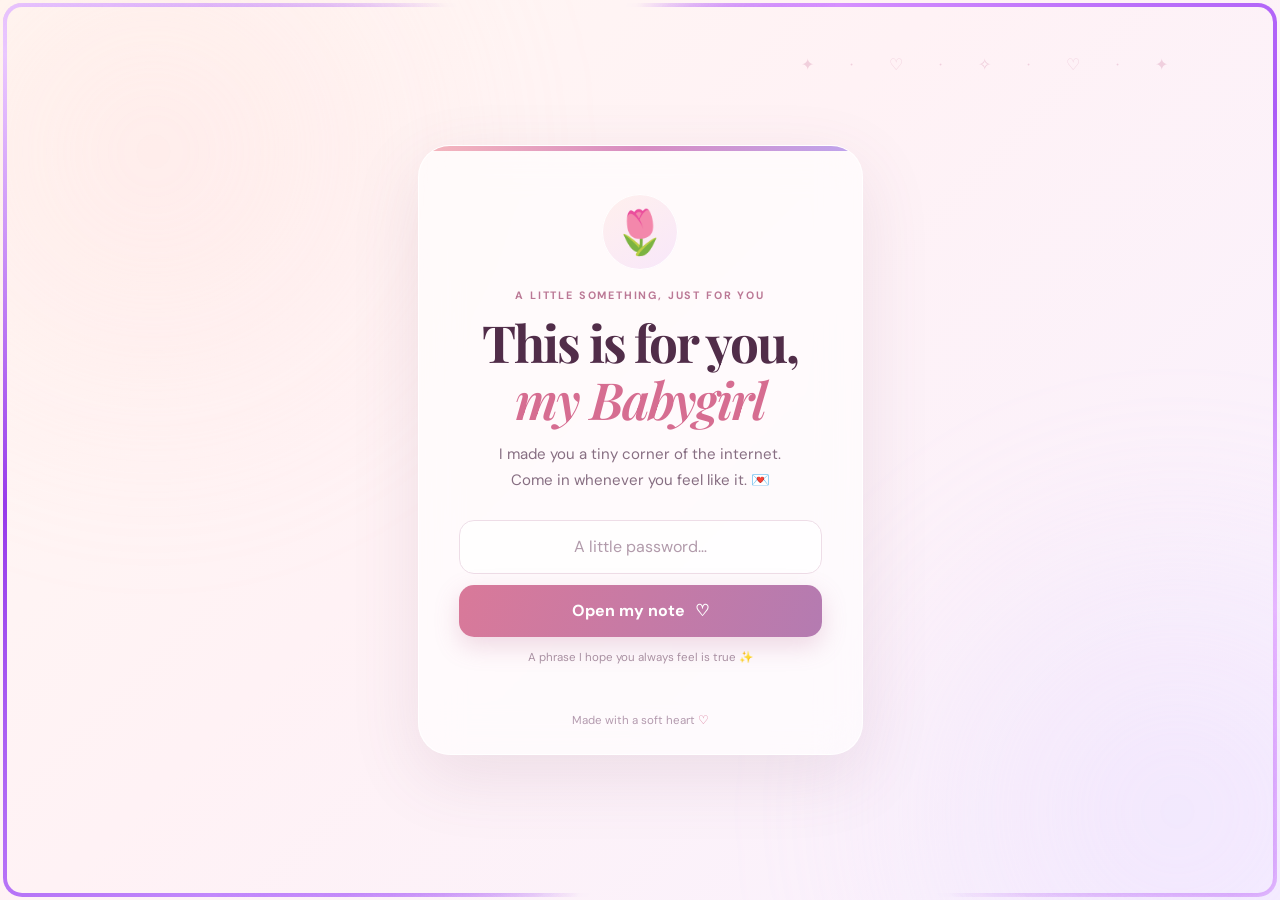
<file: index.html>
<!doctype html>
<html lang="en">
<head>
  <meta charset="utf-8">
  <meta name="viewport" content="width=device-width, initial-scale=1, viewport-fit=cover">
  <meta name="theme-color" content="#fff5f5">
  <meta name="description" content="A little love note for Vivian, made with care.">
  <title>For Vivian, with love</title>
  <link rel="preconnect" href="https://fonts.googleapis.com">
  <link rel="preconnect" href="https://fonts.gstatic.com" crossorigin>
  <link href="https://fonts.googleapis.com/css2?family=DM+Sans:wght@400;500;600;700&family=Playfair+Display:ital,wght@0,500;0,600;0,700;1,500;1,600&display=swap" rel="stylesheet">
  <link rel="stylesheet" href="style.css">
  <script src="script.js" defer></script>
</head>
<body>
  <div class="edge-light" aria-hidden="true"></div>
  <div class="ambient ambient-one" aria-hidden="true"></div>
  <div class="ambient ambient-two" aria-hidden="true"></div>
  <div class="sparkles" aria-hidden="true">✦　·　♡　·　✧　·　♡　·　✦</div>

  <main>
    <section class="gate" id="gate" aria-labelledby="gate-title">
      <div class="gate-card glass-card">
        <div class="tiny-flower" aria-hidden="true">🌷</div>
        <p class="eyebrow">A little something, just for you</p>
        <h1 id="gate-title">This is for you,<br><em>my Babygirl</em></h1>
        <p class="gate-copy">I made you a tiny corner of the internet.<br>Come in whenever you feel like it. 💌</p>
        <form id="unlock-form" class="unlock-form">
          <label class="sr-only" for="password">The little password</label>
          <input id="password" name="password" type="password" placeholder="A little password…" autocomplete="off" required>
          <button class="button button-primary" type="submit">Open my note <span aria-hidden="true">♡</span></button>
          <p class="hint">A phrase I hope you always feel is true ✨</p>
          <p class="error" id="error" role="status" aria-live="polite"></p>
        </form>
        <div class="gate-bottom">Made with a soft heart <span>♡</span></div>
      </div>
    </section>

    <section class="love-page is-hidden" id="love-page" aria-label="A love note for Vivian">
      <header class="topbar"><span class="brand-mark">v <i>♡</i></span><span class="topbar-note">a little love, for you</span><span aria-hidden="true">✨</span></header>
      <section class="hero glass-card">
        <div class="hero-orbit orbit-a" aria-hidden="true">♡</div><div class="hero-orbit orbit-b" aria-hidden="true">✦</div>
        <div class="hero-content">
          <span class="pill"><span class="pulse-dot"></span> a note from my heart</span>
          <p class="hello">Hey, my Big Girl <span class="wave">🌸</span></p>
          <h2>In every season,<br><em>you are loved.</em></h2>
          <p class="hero-sub">I made a tiny game just for you. Pick a heart and see what I’ve been wanting to tell you 💌</p>
          <a class="button button-light" href="#little-game">Let’s play <span>♡</span></a>
          <a class="gallery-cta" href="photos.html"><span aria-hidden="true">📷</span><span>A few photos I adore</span><span aria-hidden="true">↗</span></a>
          <p class="typing-line"><span id="typed-message"></span><span class="cursor">|</span></p>
        </div>
        <div class="hero-art" aria-hidden="true"><div class="sun-glow"></div><div class="flower flower-one">🌷</div><div class="flower flower-two">🌼</div><div class="flower flower-three">🌸</div><div class="heart-float">💗</div></div>
      </section>

      <section class="game-section" id="little-game">
        <div class="section-heading"><span class="eyebrow">a tiny game for you</span><h3>Catch the runaway<br><em>love bug!</em></h3><p>Tap the bouncing heart 8 times, Big Girl. It’s a little speedy! 💗</p></div>
        <div class="heart-board game-arena glass-card" id="heart-board" aria-label="Catch the bouncing heart eight times">
          <div class="game-progress" id="game-progress" aria-live="polite"><span class="progress-hearts" id="score-display" aria-hidden="true">💗 0 / 8</span><span id="progress-text">Ready when you are!</span></div>
          <div class="playfield" id="playfield">
            <span class="game-bubble bubble-one" aria-hidden="true">✨</span><span class="game-bubble bubble-two" aria-hidden="true">🌸</span>
            <button class="runner-heart" id="runner-heart" type="button" aria-label="Catch the bouncing heart, Big Girl!">💖</button>
            <div class="game-message is-hidden" id="game-message" aria-live="polite"><span>🎉💐🎉</span><h4>You did it, Big Girl!</h4><p>You caught every heart! I’m your love, Vivian, and I’ll keep showing up for you, whatever life brings. I love you just as you are. 💗</p><button class="play-again" id="play-again" type="button">Play again ↻</button></div>
          </div>
        </div>
        <section class="reply-card glass-card is-hidden" id="reply-card" aria-labelledby="reply-title">
          <p class="eyebrow">Your turn, Big Girl</p>
          <h3 id="reply-title">What’s one little thing you’d like from me today?</h3>
          <p class="reply-hint">Pick anything that feels right. WhatsApp opens with a message you can edit before sending.</p>
          <div class="reply-options">
            <a class="reply-option" data-message="Hey love 💌 One little thing I’d like from you today is a sweet message." href="https://wa.me/254710837083" target="_blank" rel="noopener noreferrer"><span>💌</span><span><strong>A sweet message</strong><small>Send me a little note</small></span><b aria-hidden="true">↗</b></a>
            <a class="reply-option" data-message="Hey love 🌷 One little thing I’d like from you today is some cozy time together, whenever you’re free." href="https://wa.me/254710837083" target="_blank" rel="noopener noreferrer"><span>🌷</span><span><strong>Some cozy time</strong><small>Let’s spend a little time together</small></span><b aria-hidden="true">↗</b></a>
            <a class="reply-option" data-message="Hey love 🤍 One little thing I’d like from you today is a chat or a hug, whenever it feels right." href="https://wa.me/254710837083" target="_blank" rel="noopener noreferrer"><span>🤍</span><span><strong>A chat or a hug</strong><small>Whenever it feels right</small></span><b aria-hidden="true">↗</b></a>
            <a class="reply-option call-option" href="tel:+254710837083"><span>📞</span><span><strong>I’ll tell you myself</strong><small>Call me directly</small></span><b aria-hidden="true">↗</b></a>
          </div>
        </section>
      </section>

      <section class="promise glass-card">
        <div class="promise-icon">🤍</div>
        <div><p class="eyebrow">A promise, gently</p><h3>I want to keep growing beside you.</h3><p>I’m still learning, and I want to keep getting better at loving you well. I hope the way I show up brings happiness to your life and makes you glad to have me beside you. 🫶</p></div>
        <span class="promise-spark" aria-hidden="true">✧</span>
      </section>

      <footer><div class="footer-heart">♡</div><p>Whenever you’re ready,<br><em>you are loved.</em></p><span>Always with love, from me to you 🌙</span></footer>
    </section>
  </main>
</body>
</html>
</file>
<file: style.css>
:root{--ink:#512d49;--muted:#876e82;--rose:#d66d91;--plum:#78516f;--cream:#fff9f6;--line:rgba(146,93,123,.14);--shadow:0 22px 70px rgba(126,73,111,.12)}
*{box-sizing:border-box}html{scroll-behavior:smooth}body{margin:0;min-height:100vh;overflow-x:hidden;color:var(--ink);background:linear-gradient(135deg,#fff8f2 0%,#fff2f5 43%,#f8f1ff 100%);font-family:'DM Sans',sans-serif;-webkit-font-smoothing:antialiased}button,input{font:inherit}button,a{-webkit-tap-highlight-color:transparent}.ambient{position:fixed;z-index:-2;width:56vw;height:56vw;max-width:740px;max-height:740px;border-radius:50%;filter:blur(80px);opacity:.38;pointer-events:none;animation:drift 17s ease-in-out infinite alternate}.ambient-one{top:-23%;left:-16%;background:radial-gradient(circle,#ffd9da,transparent 70%)}.ambient-two{right:-20%;bottom:-30%;background:radial-gradient(circle,#e5d4ff,transparent 70%);animation-delay:-7s}.sparkles{position:fixed;top:6%;right:8%;color:#d58dad;opacity:.34;letter-spacing:10px;pointer-events:none;animation:twinkle 4s ease-in-out infinite alternate}.glass-card{background:rgba(255,255,255,.61);border:1px solid rgba(255,255,255,.85);box-shadow:var(--shadow);backdrop-filter:blur(20px);-webkit-backdrop-filter:blur(20px)}.gate{min-height:100svh;display:grid;place-items:center;padding:24px}.gate-card{width:min(100%,445px);padding:48px 40px 26px;text-align:center;border-radius:32px;position:relative;overflow:hidden;animation:rise .8s both}.gate-card:before{content:'';position:absolute;inset:0 0 auto;height:5px;background:linear-gradient(90deg,#f6b8bd,#d78cc1,#bea5ef)}.tiny-flower{font-size:2.7rem;display:inline-grid;place-items:center;width:76px;height:76px;border-radius:50%;background:linear-gradient(145deg,#fff0ed,#f8e7fa);box-shadow:inset 0 0 0 1px white;margin-bottom:18px;animation:bob 4s ease-in-out infinite}.eyebrow{text-transform:uppercase;letter-spacing:.17em;font-size:.67rem;font-weight:700;color:#bb7895;margin:0 0 12px}.gate h1,.hero h2,.section-heading h3,footer p{font-family:'Playfair Display',serif}.gate h1{font-size:clamp(2.45rem,9vw,3.2rem);line-height:1.1;margin:0 0 14px;font-weight:600;letter-spacing:-.04em}.gate h1 em,.hero h2 em,.section-heading h3 em,footer em{font-weight:500;color:var(--rose)}.gate-copy{font-size:.94rem;line-height:1.75;color:var(--muted);margin:0 auto 26px}.unlock-form{display:grid;gap:11px}.unlock-form input{width:100%;height:54px;border:1px solid #eedde7;background:rgba(255,255,255,.72);border-radius:15px;padding:0 17px;color:var(--ink);text-align:center;outline:none;transition:.2s}.unlock-form input::placeholder{color:#b29bab}.unlock-form input:focus{border-color:#d88cac;box-shadow:0 0 0 4px rgba(216,140,172,.13)}.button{display:inline-flex;align-items:center;justify-content:center;gap:10px;min-height:52px;padding:0 23px;border:0;border-radius:15px;text-decoration:none;font-weight:700;cursor:pointer;transition:transform .2s,box-shadow .2s}.button:hover{transform:translateY(-2px)}.button-primary{color:white;background:linear-gradient(110deg,#d97999,#b47bb1);box-shadow:0 9px 24px rgba(192,111,151,.25)}.button-primary:hover{box-shadow:0 12px 28px rgba(192,111,151,.35)}.hint{font-size:.72rem;color:#a990a2;margin:2px 0 0}.error{min-height:16px;margin:0;color:#bd5d79;font-size:.78rem}.gate-bottom{font-size:.72rem;color:#b39aae;margin-top:21px}.gate-bottom span{color:var(--rose)}.sr-only{position:absolute;width:1px;height:1px;padding:0;margin:-1px;overflow:hidden;clip:rect(0,0,0,0);white-space:nowrap;border:0}.is-hidden{display:none!important}
.love-page{width:min(100% - 48px,880px);margin:0 auto;padding:24px 0 35px;animation:rise .8s both}.topbar{display:flex;align-items:center;justify-content:space-between;padding:4px 4px 20px;color:#ae809d}.brand-mark{font-family:'Playfair Display',serif;font-size:1.35rem;font-weight:700;color:#a46b8c}.brand-mark i{font-style:normal;color:#d78aa5;font-size:.85rem}.topbar-note{font-size:.72rem;letter-spacing:.1em;text-transform:uppercase}.hero{position:relative;min-height:470px;overflow:hidden;border-radius:30px;padding:58px 58px 45px;background:linear-gradient(120deg,rgba(255,255,255,.81),rgba(255,243,247,.57),rgba(246,239,255,.65))}.hero-content{position:relative;z-index:2;max-width:500px}.pill{display:inline-flex;align-items:center;gap:8px;padding:8px 12px;border-radius:99px;background:rgba(255,255,255,.7);font-size:.68rem;letter-spacing:.06em;color:#aa7794;border:1px solid rgba(255,255,255,.9)}.pulse-dot{width:7px;height:7px;border-radius:50%;background:#df8b9d;box-shadow:0 0 0 4px #df8b9d25;animation:pulse 2s infinite}.hello{font-size:.98rem;color:#906e88;margin:28px 0 12px}.wave{display:inline-block;transform-origin:70% 70%;animation:wave 2s infinite}.hero h2{font-size:clamp(3.2rem,8vw,5.2rem);line-height:.99;letter-spacing:-.045em;margin:0;font-weight:600}.hero-sub{max-width:360px;line-height:1.7;color:var(--muted);font-size:.94rem;margin:22px 0 22px}.button-light{min-height:45px;padding:0 17px;font-size:.8rem;background:rgba(255,255,255,.78);color:#a66184;border:1px solid white;box-shadow:0 7px 20px #bb83a51c}.typing-line{min-height:25px;color:#ad6d8e;font-family:'Playfair Display',serif;font-style:italic;margin:23px 0 0;font-size:1.02rem}.cursor{color:#d77d9f;animation:blink .9s steps(2) infinite}.hero-art{position:absolute;right:1%;bottom:0;width:42%;height:100%;pointer-events:none}.sun-glow{position:absolute;width:300px;height:300px;right:0;bottom:-28px;border-radius:50%;background:radial-gradient(circle,#f5d1dfb0 0,#f5d1df45 52%,transparent 70%)}.flower{position:absolute;filter:drop-shadow(0 10px 12px #b96f8b28);animation:bob 5s ease-in-out infinite}.flower-one{font-size:7.4rem;right:22%;bottom:42px;transform:rotate(-10deg)}.flower-two{font-size:4.2rem;right:3%;bottom:140px;animation-delay:-1.5s}.flower-three{font-size:3.8rem;right:54%;bottom:165px;animation-delay:-2.3s}.heart-float{position:absolute;right:20%;top:25%;font-size:2rem;animation:heartFloat 3s ease-in-out infinite}.hero-orbit{position:absolute;color:#d58ca9;opacity:.6}.orbit-a{right:41%;top:13%;font-size:1.4rem}.orbit-b{right:6%;top:26%;font-size:1rem}.promise{margin-top:20px;border-radius:23px;padding:27px 34px;display:grid;grid-template-columns:52px 1fr;gap:16px;position:relative;overflow:hidden}.promise-icon{width:48px;height:48px;border-radius:16px;background:linear-gradient(145deg,#fff0ef,#f6e9fa);display:grid;place-items:center;font-size:1.35rem}.promise h3{font-family:'Playfair Display',serif;font-size:1.45rem;margin:0 0 8px;letter-spacing:-.02em}.promise p:not(.eyebrow){font-size:.88rem;line-height:1.75;color:var(--muted);margin:0;max-width:690px}.promise .eyebrow{margin:4px 0 7px}.promise-spark{position:absolute;right:22px;top:18px;color:#d992ab;font-size:1.25rem}.game-section{padding:65px 0 10px}.section-heading{text-align:center;margin-bottom:24px}.section-heading h3{font-size:clamp(2rem,5vw,2.7rem);margin:0 0 8px;letter-spacing:-.04em}.section-heading p{margin:0;color:var(--muted);font-size:.86rem}.heart-board{border-radius:25px;min-height:190px;padding:25px;display:grid;grid-template-columns:repeat(3,minmax(70px,105px));justify-content:center;align-items:center;gap:17px;position:relative}.heart-choice{border:1px solid #fff;background:linear-gradient(145deg,#fff9fa,#f8eaf4);box-shadow:0 9px 24px #bd81a31b;border-radius:20px;height:90px;color:#d2769b;font-family:'Playfair Display',serif;font-size:2.6rem;cursor:pointer;transition:transform .25s,background .25s,box-shadow .25s;animation:heartBeat 2.4s ease-in-out infinite}.heart-choice:nth-child(2){animation-delay:.5s}.heart-choice:nth-child(3){animation-delay:1s}.heart-choice:hover,.heart-choice:focus-visible{transform:translateY(-5px) scale(1.04);box-shadow:0 14px 28px #bd81a333;outline:none}.heart-choice span{display:block;font-family:'DM Sans',sans-serif;font-size:.58rem;letter-spacing:.04em;color:#b38ca6;margin-top:-4px}.heart-choice.picked{background:linear-gradient(145deg,#e696ae,#c88dc2);color:white;animation:none}.heart-choice.picked span{color:white}.note-reveal{grid-column:1/-1;text-align:center;min-height:48px;display:flex;justify-content:center;align-items:center;gap:9px;color:#9d718e;font-size:.88rem;line-height:1.6}.note-reveal p{margin:0}.note-emoji{font-size:1.15rem}footer{text-align:center;padding:52px 12px 14px;color:#a08098}.footer-heart{font-size:1.35rem;color:#d582a0;animation:heartBeat 1.7s infinite}footer p{font-size:1.55rem;line-height:1.4;margin:10px 0 12px}footer>span{font-size:.75rem;letter-spacing:.04em;color:#b297aa}
@keyframes rise{from{opacity:0;transform:translateY(16px)}to{opacity:1;transform:translateY(0)}}@keyframes drift{to{transform:translate(9vw,8vh) scale(1.15)}}@keyframes bob{50%{transform:translateY(-9px) rotate(2deg)}}@keyframes twinkle{to{opacity:.65;transform:translateY(8px)}}@keyframes pulse{50%{box-shadow:0 0 0 7px #df8b9d12}}@keyframes wave{0%,60%,100%{transform:rotate(0)}10%,30%{transform:rotate(14deg)}20%{transform:rotate(-8deg)}40%{transform:rotate(10deg)}}@keyframes blink{to{opacity:0}}@keyframes heartFloat{50%{transform:translateY(-13px) rotate(8deg)}}@keyframes heartBeat{0%,40%,100%{transform:scale(1)}12%{transform:scale(1.07)}22%{transform:scale(1)}}
@media(prefers-reduced-motion:reduce){*,*::before,*::after{animation-duration:.01ms!important;animation-iteration-count:1!important;scroll-behavior:auto!important;transition-duration:.01ms!important}}
@media(max-width:650px){.typing-line{position:absolute;left:25px;bottom:18px;width:65%;margin:0;font-size:.84rem;z-index:3}.hero-art{height:45%}}
.game-progress{grid-column:1/-1;display:flex;flex-direction:column;align-items:center;gap:5px;color:#a07792;font-size:.75rem;letter-spacing:.03em}.progress-hearts{color:#d780a1;font-size:1.15rem;letter-spacing:.1em}.heart-choice:disabled{cursor:default;transform:scale(.96);opacity:.72}.heart-choice:disabled:hover{transform:scale(.96)}.note-reveal{flex-wrap:wrap}.game-finale{flex-basis:100%;color:#bc6d91;font-family:'Playfair Display',serif;font-style:italic;font-size:1.05rem;margin:5px 0 0!important}.play-again{grid-column:1/-1;justify-self:center;border:1px solid #f0dbe7;background:rgba(255,255,255,.78);color:#ad6b8d;padding:10px 15px;border-radius:99px;font-size:.76rem;font-weight:700;cursor:pointer}.play-again:hover{background:#fff;transform:translateY(-1px)}
@property --edge-angle{syntax:"<angle>";inherits:false;initial-value:0deg}.edge-light{position:fixed;inset:0;z-index:20;pointer-events:none;opacity:.7}.edge-light:before{content:"";position:absolute;inset:5px;border-radius:19px;padding:2px;background:conic-gradient(from var(--edge-angle),transparent 0deg,#f1a8c5 45deg,#c8a9f1 90deg,transparent 130deg,transparent 190deg,#f5b1c4 240deg,#eed39a 280deg,transparent 320deg);-webkit-mask:linear-gradient(#fff 0 0) content-box,linear-gradient(#fff 0 0);-webkit-mask-composite:xor;mask:linear-gradient(#fff 0 0) content-box,linear-gradient(#fff 0 0);mask-composite:exclude;filter:drop-shadow(0 0 6px #db8ab16b);animation:edgeTravel 8s linear infinite}@keyframes edgeTravel{to{--edge-angle:360deg}}.game-arena{display:block;padding:16px;border-radius:25px}.game-progress{min-height:40px}.game-progress #progress-text{transition:opacity .2s}.playfield{height:250px;position:relative;overflow:hidden;border-radius:19px;background:radial-gradient(ellipse at 50% 100%,#fae4eeaa,transparent 65%),linear-gradient(135deg,#fffaf8cc,#f8f0ffb8);border:1px solid rgba(255,255,255,.95);touch-action:manipulation}.runner-heart{position:absolute;left:20px;top:75px;width:68px;height:68px;padding:0;border:1px solid #fff;background:linear-gradient(145deg,#fff,#ffe9f1);border-radius:23px;box-shadow:0 8px 25px #c8799d38;color:#dd6e98;font-size:2rem;cursor:pointer;touch-action:manipulation;transition:left .36s cubic-bezier(.2,.85,.3,1.3),top .36s cubic-bezier(.2,.85,.3,1.3),transform .15s,box-shadow .2s;animation:heartHop 1s ease-in-out infinite}.runner-heart:hover{box-shadow:0 12px 30px #c8799d55;transform:scale(1.08)}.runner-heart:focus-visible{outline:3px solid #d987a8;outline-offset:3px}.runner-heart.caught{animation:catchPop .35s ease-out}.game-bubble{position:absolute;opacity:.65;pointer-events:none;animation:bubbleFloat 4s ease-in-out infinite}.bubble-one{top:23%;left:17%;font-size:1.1rem}.bubble-two{right:15%;bottom:20%;font-size:1.35rem;animation-delay:-2s}.emoji-burst{position:absolute;z-index:2;transform:translate(-50%,-50%);font-size:1.35rem;pointer-events:none;animation:burst 850ms ease-out forwards}.game-message{position:absolute;inset:8px;z-index:3;border-radius:17px;background:rgba(255,250,252,.92);backdrop-filter:blur(8px);display:flex;flex-direction:column;justify-content:center;align-items:center;text-align:center;padding:17px;animation:rise .5s both}.game-message>span{font-size:1.7rem}.game-message h4{font-family:'Playfair Display',serif;font-size:1.65rem;color:#a45f83;margin:8px 0}.game-message p{font-size:.84rem;line-height:1.6;color:var(--muted);max-width:440px;margin:0 0 12px}.game-message .play-again{border-color:#edd7e4}.game-arena .play-again{grid-column:auto}.game-arena .is-hidden{display:none!important}@keyframes heartHop{0%,100%{margin-top:0}50%{margin-top:-8px}}@keyframes catchPop{0%{transform:scale(1)}45%{transform:scale(1.38) rotate(-10deg)}100%{transform:scale(.92)}}@keyframes burst{0%{opacity:1;transform:translate(-50%,-50%) scale(.5)}100%{opacity:0;transform:translate(-50%,-115%) scale(1.45)}}@keyframes bubbleFloat{50%{transform:translateY(-12px) rotate(12deg);opacity:.95}}@media(max-width:650px){.edge-light{opacity:.55}.edge-light:before{inset:4px;border-radius:16px}.game-arena{padding:12px;border-radius:22px}.playfield{height:250px}.runner-heart{width:70px;height:70px;border-radius:24px}.game-message{padding:12px}.game-message p{font-size:.8rem}}@media(prefers-reduced-motion:reduce){.edge-light:before,.runner-heart,.game-bubble{animation:none!important}.runner-heart{transition:none}}
/* Narrow-screen layout: keep the hero copy and illustration in separate zones. */
.gate h1,.hero h2{font-weight:700}
.gate h1 em,.hero h2 em,.section-heading h3 em{font-weight:600}
@media(max-width:650px){
  .love-page{width:calc(100% - 28px);max-width:540px;padding-top:12px}
  .topbar{gap:8px}.topbar-note{letter-spacing:.06em;text-align:center}
  .hero{min-height:0;padding:32px 22px 238px;border-radius:24px}
  .hero-content{width:100%;max-width:none}
  .hero h2{font-size:clamp(2.7rem,12.2vw,4rem);line-height:1.04;letter-spacing:-.045em;font-weight:700;text-shadow:0 1px 0 rgba(255,255,255,.65)}
  .hello{margin:23px 0 11px}
  .hero-sub{max-width:none;font-size:.88rem;line-height:1.65;margin:17px 0 16px}
  .hero-art{right:0;bottom:0;width:100%;height:215px;z-index:1}
  .hero-content{z-index:2}
  .flower-one{font-size:5.7rem;right:22%;bottom:8px}
  .flower-two{font-size:3.2rem;right:5%;bottom:65px}
  .flower-three{font-size:2.8rem;right:62%;bottom:73px}
  .heart-float{right:30%;top:14%;font-size:1.4rem}
  .sun-glow{width:230px;height:230px;right:3%;bottom:-48px}
  .typing-line{position:relative;left:auto;bottom:auto;width:auto;min-height:24px;z-index:3;margin:15px 0 0;font-size:.86rem;line-height:1.5;overflow-wrap:anywhere}
  .promise{grid-template-columns:38px minmax(0,1fr);gap:11px;padding:21px 17px}
  .promise>div{min-width:0;overflow-wrap:anywhere}
  .promise h3{font-size:1.25rem;line-height:1.25;padding-right:4px}
  .promise p:not(.eyebrow){font-size:.83rem;line-height:1.7}
  .promise-spark{display:none}
  .game-section{padding-top:44px}
  .section-heading{padding:0 5px;margin-bottom:19px}
  .section-heading h3{font-size:clamp(1.9rem,8vw,2.35rem);line-height:1.12}
  .section-heading p{line-height:1.55}
  .game-arena{width:100%;min-width:0;padding:11px}
  .playfield{width:100%;height:245px}
  .game-message{inset:7px;overflow-y:auto;overflow-wrap:anywhere}
  .game-message h4{font-size:1.5rem}
  .game-message p{max-width:100%;font-size:.82rem;line-height:1.55}
  footer p{font-size:1.4rem}
}
@media(max-width:380px){
  .love-page{width:calc(100% - 22px)}
  .hero{padding:27px 18px 226px}
  .hero h2{font-size:clamp(2.55rem,11.8vw,3rem)}
  .hero .pill{font-size:.61rem;padding:7px 10px}
  .topbar-note{font-size:.59rem}
  .game-arena{padding:9px}
  .game-message{padding:10px}
}
.reply-card{margin-top:18px;padding:24px;border-radius:24px;animation:rise .55s both}.reply-card>.eyebrow{margin-bottom:8px}.reply-card h3{font-family:'Playfair Display',serif;font-size:1.65rem;line-height:1.2;letter-spacing:-.02em;margin:0 0 9px;color:var(--ink)}.reply-hint{margin:0 0 17px;color:var(--muted);font-size:.82rem;line-height:1.6}.reply-options{display:grid;grid-template-columns:repeat(2,minmax(0,1fr));gap:10px}.reply-option{min-width:0;display:grid;grid-template-columns:34px minmax(0,1fr) 18px;align-items:center;gap:9px;padding:13px 12px;border:1px solid rgba(255,255,255,.94);border-radius:16px;background:linear-gradient(135deg,rgba(255,255,255,.8),rgba(255,245,249,.78));box-shadow:0 7px 18px rgba(126,73,111,.07);color:var(--ink);text-decoration:none;transition:transform .2s,box-shadow .2s,border-color .2s}.reply-option:hover,.reply-option:focus-visible{transform:translateY(-2px);box-shadow:0 12px 22px rgba(126,73,111,.13);border-color:#edc9d9;outline:none}.reply-option>span:first-child{width:34px;height:34px;display:grid;place-items:center;border-radius:12px;background:linear-gradient(145deg,#fff0ef,#f6e9fa);font-size:1.1rem}.reply-option>span:nth-child(2){min-width:0;display:grid;gap:3px}.reply-option strong{font-size:.78rem;line-height:1.25}.reply-option small{font-size:.66rem;line-height:1.4;color:var(--muted)}.reply-option>b{font-size:.95rem;color:#bd7899}.call-option{background:linear-gradient(135deg,rgba(255,255,255,.84),rgba(246,238,255,.82))}.playfield{height:340px}.runner-heart{transition:left .42s cubic-bezier(.2,.85,.3,1.3),top .42s cubic-bezier(.2,.85,.3,1.3),transform .15s,box-shadow .2s}
@media(max-width:650px){.reply-card{padding:19px 16px;border-radius:21px}.reply-card h3{font-size:1.48rem}.reply-options{grid-template-columns:minmax(0,1fr);gap:8px}.reply-option{padding:11px 10px}.playfield{height:330px}}
@media(max-width:380px){.reply-card{padding:17px 13px}.reply-option{grid-template-columns:31px minmax(0,1fr) 16px;gap:7px}.reply-option>span:first-child{width:31px;height:31px}}
/* Stronger, more visible purple edge lighting. */
.edge-light{opacity:.96}
.edge-light:before{inset:3px;padding:4px;background:conic-gradient(from var(--edge-angle),transparent 0deg,#d58cff 24deg,#a855f7 62deg,#e5b3ff 104deg,transparent 145deg,transparent 188deg,#c084fc 224deg,#9333ea 265deg,#e9c5ff 302deg,transparent 336deg);filter:drop-shadow(0 0 7px rgba(168,85,247,.95)) drop-shadow(0 0 16px rgba(147,51,234,.58));}
@media(max-width:650px){.edge-light{opacity:.9}.edge-light:before{inset:3px;padding:3.5px;border-radius:16px;filter:drop-shadow(0 0 7px rgba(168,85,247,.9)) drop-shadow(0 0 14px rgba(147,51,234,.54))}}
.gallery-cta{display:flex;align-items:center;gap:9px;width:max-content;max-width:100%;margin-top:12px;padding:9px 13px;border:1px solid rgba(255,255,255,.85);border-radius:99px;background:rgba(255,255,255,.56);color:#a66184;text-decoration:none;font-size:.75rem;font-weight:700;box-shadow:0 5px 16px rgba(126,73,111,.07);transition:transform .2s,background .2s}.gallery-cta:hover{transform:translateY(-2px);background:rgba(255,255,255,.85)}.gallery-cta span:last-child{margin-left:4px;color:#bd7899}
.photos-page{min-height:100vh}.photo-gallery{width:calc(100% - 32px);max-width:880px;margin:0 auto;padding:20px 0 45px}.gallery-topbar{display:flex;align-items:center;justify-content:space-between;margin-bottom:18px;padding:0 4px}.back-link{color:#a66f91;font-size:.79rem;font-weight:600;text-decoration:none}.back-link:hover{text-decoration:underline}.gallery-topbar .brand-mark{font-size:1.5rem}.gallery-intro{position:relative;overflow:hidden;text-align:center;border-radius:28px;padding:35px 24px 32px;background:linear-gradient(120deg,rgba(255,255,255,.82),rgba(255,243,247,.67),rgba(246,239,255,.72))}.gallery-flower{display:grid;place-items:center;width:54px;height:54px;margin:0 auto 16px;border-radius:50%;background:linear-gradient(145deg,#fff0ed,#f8e7fa);font-size:1.6rem}.gallery-intro h1{font-family:'Playfair Display',serif;font-size:clamp(2.45rem,7vw,3.5rem);font-weight:700;line-height:1.05;letter-spacing:-.04em;margin:0 0 13px;color:var(--ink)}.gallery-intro h1 em{color:var(--rose);font-weight:600}.gallery-intro>p:last-child{max-width:470px;margin:0 auto;color:var(--muted);font-size:.9rem;line-height:1.7}.photo-grid{display:grid;grid-template-columns:repeat(3,minmax(0,1fr));gap:16px;margin-top:22px}.photo-card{min-width:0;overflow:hidden;border-radius:21px;background:rgba(255,255,255,.68);animation:rise .6s both}.photo-card:nth-child(2){animation-delay:.08s}.photo-card:nth-child(3){animation-delay:.16s}.photo-open{position:relative;display:block;width:100%;padding:0;border:0;background:#f4e8ef;cursor:zoom-in;overflow:hidden;aspect-ratio:4/5}.photo-open img{display:block;width:100%;height:100%;object-fit:cover;object-position:center;transition:transform .45s}.photo-card:first-child .photo-open img{object-position:62% center}.photo-open:hover img{transform:scale(1.045)}.photo-zoom{position:absolute;right:10px;bottom:10px;display:grid;place-items:center;width:32px;height:32px;border-radius:50%;background:rgba(255,255,255,.86);color:#a66184;font-size:1rem;box-shadow:0 3px 10px #55234420}.photo-caption{display:grid;grid-template-columns:27px minmax(0,1fr);gap:8px;padding:14px 13px 16px}.caption-heart{color:#d582a0;font-size:1.15rem}.photo-caption h2{margin:1px 0 5px;font-family:'Playfair Display',serif;font-size:1.08rem;line-height:1.2;color:var(--ink)}.photo-caption p{margin:0;color:var(--muted);font-size:.72rem;line-height:1.55}.gallery-footer{display:grid;justify-items:center;gap:13px;padding-top:30px;text-align:center}.gallery-footer p{margin:0;color:#a08098;font-family:'Playfair Display',serif;font-size:1.18rem;font-style:italic}.gallery-footer .button{font-size:.79rem}.photo-lightbox{position:fixed;width:min(94vw,920px);max-width:94vw;max-height:92svh;padding:13px;border:1px solid rgba(255,255,255,.85);border-radius:22px;background:rgba(255,249,252,.97);box-shadow:0 22px 90px rgba(43,19,39,.35);overflow:visible}.photo-lightbox::backdrop{background:rgba(47,25,43,.74);backdrop-filter:blur(7px)}.photo-lightbox img{display:block;max-width:calc(94vw - 26px);max-height:calc(92svh - 26px);width:auto;height:auto;object-fit:contain;border-radius:13px;margin:auto}.lightbox-close{position:absolute;z-index:1;top:-13px;right:-13px;width:38px;height:38px;border:2px solid white;border-radius:50%;background:#a855f7;color:white;font-size:1.5rem;line-height:1;cursor:pointer;box-shadow:0 3px 12px #441a4860}
@media(max-width:700px){.gallery-cta{width:max-content}.photo-gallery{width:calc(100% - 28px);padding-top:13px}.gallery-intro{padding:29px 19px 25px;border-radius:24px}.gallery-intro h1{font-size:clamp(2.35rem,10vw,3.2rem)}.photo-grid{grid-template-columns:minmax(0,1fr);gap:14px;margin-top:16px}.photo-card{display:grid;grid-template-columns:minmax(100px,38%) minmax(0,1fr);align-items:stretch}.photo-open{height:100%;min-height:170px;aspect-ratio:auto}.photo-caption{align-self:center;padding:16px 12px;grid-template-columns:23px minmax(0,1fr);gap:7px}.photo-caption h2{font-size:1.05rem}.photo-caption p{font-size:.76rem}.photo-lightbox{padding:8px;border-radius:16px}.photo-lightbox img{max-width:calc(94vw - 16px);max-height:calc(90svh - 16px)}}
@media(max-width:380px){.photo-card{grid-template-columns:minmax(95px,36%) minmax(0,1fr)}.gallery-intro h1{font-size:2.35rem}.photo-caption{padding:12px 9px}}
</file>
